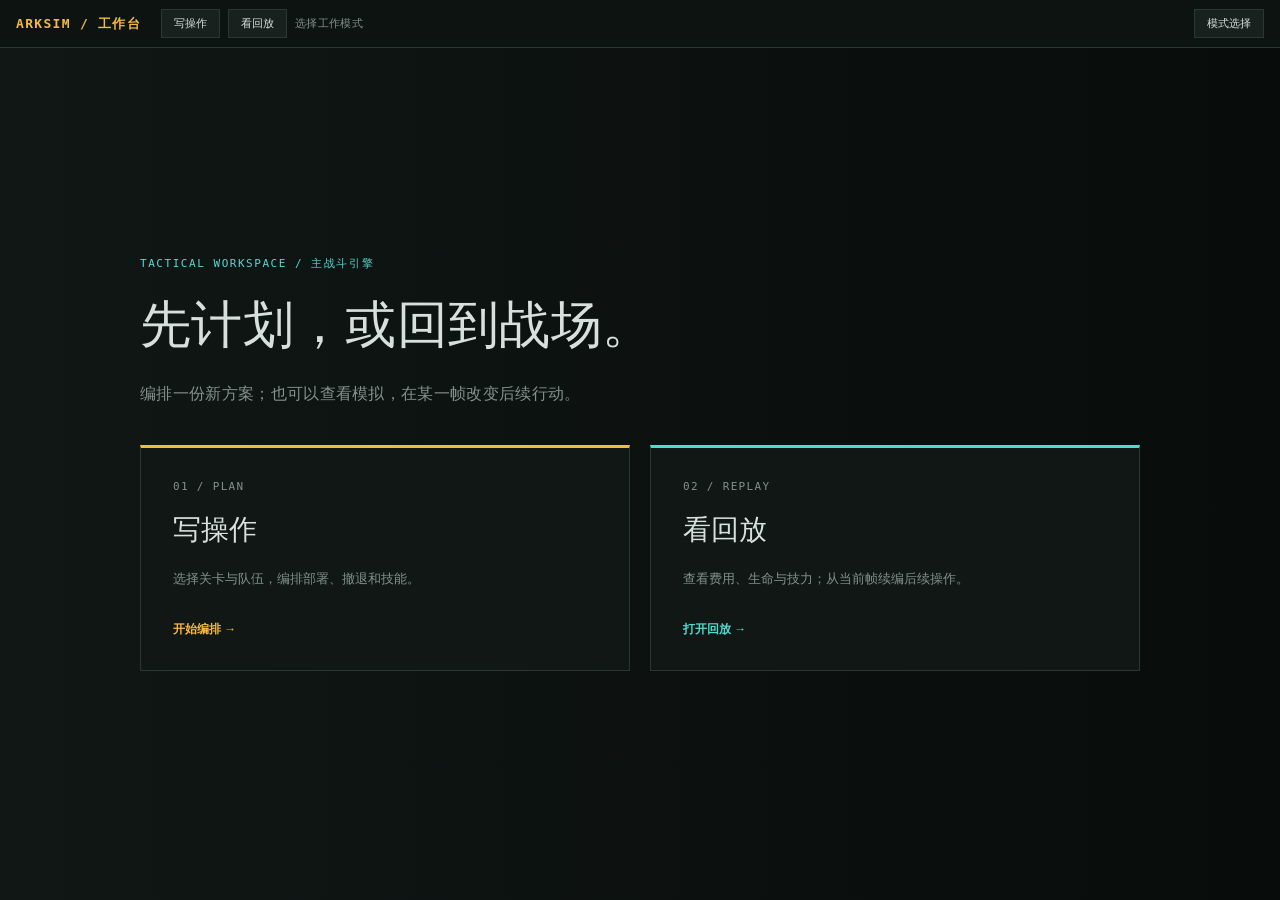
<file: viewer/index.html>
<!doctype html>
<html lang="zh-CN">
<head>
  <meta charset="utf-8">
  <meta name="viewport" content="width=device-width,initial-scale=1">
  <title>ARKSIM / 战术工作台</title>
  <style>
    :root {
      --ink: #d8e0dd;
      --muted: #83908c;
      --panel: #101715;
      --panel-2: #141d1a;
      --line: #2b3733;
      --black: #080c0b;
      --amber: #f4b942;
      --amber-dim: #7f6127;
      --cyan: #54d9d1;
      --red: #ff665e;
      --green: #8ecb64;
      --cell: 52px;
    }
    * { box-sizing: border-box; }
    html, body { width: 100%; height: 100%; }
    body {
      margin: 0;
      overflow: hidden;
      color: var(--ink);
      background: var(--black);
      font-family: "Bahnschrift", "Microsoft YaHei UI", sans-serif;
      letter-spacing: .02em;
    }
    body::before {
      content: "";
      position: fixed;
      inset: 0;
      pointer-events: none;
      opacity: .16;
      background-image:
        repeating-linear-gradient(0deg, transparent 0 3px, #cad6d105 3px 4px),
        radial-gradient(circle at 18% 0%, #f4b94216, transparent 32%);
      mix-blend-mode: screen;
    }
    button, select, input { font: inherit; }
    button, select {
      color: var(--ink);
      border: 1px solid var(--line);
      background: #18211e;
      min-height: 34px;
    }
    button { cursor: pointer; padding: 0 12px; }
    button:hover, button.active { border-color: var(--amber); color: var(--amber); }
    .exit-file-button { align-self: center; margin: 0 18px 0 10px; border-color: var(--amber-dim); }
    .data-loader {
      position: fixed;
      inset: 0;
      z-index: 10;
      display: grid;
      place-items: center;
      background: #080c0be8;
    }
    .data-loader[hidden] { display: none; }
    .data-loader-panel {
      width: min(440px, calc(100vw - 40px));
      padding: 28px;
      border: 1px solid var(--line);
      background: var(--panel);
    }
    .data-loader-panel h2 { margin: 0 0 12px; }
    .data-loader-panel p { color: var(--muted); line-height: 1.6; }
    .data-loader-panel input { max-width: 100%; }
    .data-loader-error { color: var(--red) !important; }
    select { padding: 0 34px 0 10px; }
    .app {
      position: fixed;
      inset: 0;
      width: auto;
      height: auto;
      min-width: 0;
      min-height: 0;
      overflow: hidden;
      display: grid;
      grid-template-rows: 62px minmax(0, 1fr) 94px;
    }
    header {
      min-width: 0;
      border-bottom: 1px solid var(--line);
      display: flex;
      align-items: stretch;
      background: #0d1311ee;
      z-index: 2;
    }
    .brand {
      width: 280px;
      display: flex;
      align-items: center;
      gap: 13px;
      padding: 0 20px;
      border-right: 1px solid var(--line);
    }
    .brand-mark {
      width: 31px;
      height: 31px;
      border: 2px solid var(--amber);
      transform: rotate(45deg);
      position: relative;
    }
    .brand-mark::after {
      content: "";
      position: absolute;
      inset: 6px;
      border: 1px solid var(--cyan);
    }
    .brand strong { display: block; font-size: 17px; letter-spacing: .18em; }
    .brand small { color: var(--muted); font-family: Consolas, monospace; }
    .header-stat {
      min-width: 116px;
      padding: 10px 16px 7px;
      border-right: 1px solid var(--line);
    }
    .header-stat span { display: block; color: var(--muted); font-size: 10px; text-transform: uppercase; letter-spacing: .16em; }
    .header-stat b { display: block; margin-top: 3px; font: 20px/1 Consolas, monospace; color: var(--amber); }
    .case-control { margin-left: auto; display: flex; align-items: center; gap: 10px; padding: 0 18px; }
    .case-control label { color: var(--muted); font-size: 11px; letter-spacing: .13em; }
    main {
      min-height: 0;
      display: grid;
      grid-template-columns: 250px minmax(0, 1fr) 320px;
    }
    .stage {
      min-width: 0;
      min-height: 0;
      overflow: hidden;
      display: grid;
      grid-template-rows: auto minmax(0, 1fr) auto;
      border-right: 1px solid var(--line);
      position: relative;
    }
    .map-wrap {
      min-height: 0;
      position: relative;
      background-color: #0b100e;
      background-image:
        linear-gradient(#18211e55 1px, transparent 1px),
        linear-gradient(90deg, #18211e55 1px, transparent 1px);
      background-size: 24px 24px;
    }
    #map { display: block; width: 100%; height: 100%; cursor: crosshair; }
    .map-legend {
      display: flex;
      gap: 6px;
      flex-wrap: wrap;
      padding: 12px 16px;
      border-bottom: 1px solid var(--line);
      background: #0d1311;
    }
    .chip {
      padding: 4px 7px;
      border: 1px solid #ffffff18;
      background: #090d0cce;
      color: var(--muted);
      font-size: 10px;
      font-family: Consolas, monospace;
    }
    .chip i { display: inline-block; width: 8px; height: 8px; margin-right: 6px; background: var(--dot); }
    .chip .circle { border-radius: 50%; }
    .chip .diamond { transform: rotate(45deg); }
    .chip .portal { border: 2px solid var(--dot); border-radius: 50%; background: transparent; }
    .chip .muzzle-cross { background: transparent; position: relative; }
    .chip .muzzle-cross::before, .chip .muzzle-cross::after { content: ''; position: absolute; background: var(--dot); }
    .chip .muzzle-cross::before { width: 10px; height: 2px; left: -1px; top: 3px; }
    .chip .muzzle-cross::after { width: 2px; height: 10px; left: 3px; top: -1px; }
    #muzzleLegend[hidden] { display: none; }
    .map-note {
      margin: 12px 0 0;
      color: var(--muted);
      font-size: 10px;
      line-height: 1.55;
    }
    .inspector {
      min-height: 0;
      overflow: auto;
      border-right: 1px solid var(--line);
      background: var(--panel);
    }
    .entity-card { padding: 20px 18px; }
    .eyebrow { color: var(--amber); font: 10px Consolas, monospace; letter-spacing: .16em; }
    .entity-card h2 { margin: 8px 0 0; font-size: 17px; font-weight: 600; overflow-wrap: anywhere; }
    .entity-grid { display: grid; gap: 12px; margin-top: 22px; font: 11px Consolas, monospace; color: var(--muted); }
    .entity-field { display: flex; justify-content: space-between; flex-wrap: wrap; align-items: baseline; gap: 3px 8px; min-width: 0; }
    .entity-grid b { color: var(--ink); font-weight: 400; overflow-wrap: anywhere; }
    .sp-panel { margin-top: 20px; padding-top: 16px; border-top: 1px solid var(--line); }
    .sp-label { display: flex; justify-content: space-between; gap: 8px; font-size: 11px; color: var(--muted); }
    .sp-label b { color: var(--cyan); font: 11px Consolas, monospace; }
    .sp-track { height: 7px; margin: 8px 0 14px; background: #28332e; overflow: hidden; }
    .sp-fill { height: 100%; background: var(--cyan); }
    .sp-track.slot .sp-fill { background: var(--amber); }
    .sp-help { color: var(--muted); font-size: 10px; line-height: 1.6; }
    .reserve { min-height: 108px; padding: 12px 16px; border-top: 1px solid var(--line); background: var(--panel); }
    .reserve-head { display: flex; justify-content: space-between; gap: 10px; align-items: baseline; font-size: 11px; }
    .reserve-head span { color: var(--muted); font-size: 10px; }
    .reserve-cards { display: flex; gap: 8px; overflow-x: auto; margin-top: 10px; padding-bottom: 2px; }
    .reserve-card { flex: 0 0 132px; min-height: 60px; padding: 9px 10px; text-align: left; }
    .reserve-card strong { display: block; font-size: 12px; }
    .reserve-card small { display: block; margin-top: 7px; color: var(--muted); font-size: 10px; }
    .reserve-empty { margin: 8px 0; color: var(--muted); font-size: 11px; }
    aside {
      min-height: 0;
      overflow: hidden;
      display: grid;
      grid-template-rows: auto auto minmax(0, 1fr);
      background: var(--panel-2);
    }
    .aside-head { padding: 16px 16px 12px; border-bottom: 1px solid var(--line); }
    .aside-head h2 { margin: 0 0 3px; font-size: 15px; letter-spacing: .1em; }
    .aside-head p { margin: 0; color: var(--muted); font-size: 11px; }
    .filters { display: flex; flex-wrap: wrap; gap: 5px; padding: 10px 12px; border-bottom: 1px solid var(--line); }
    .filters button { min-height: 27px; padding: 0 8px; font-size: 10px; }
    .events { overflow: auto; scrollbar-color: var(--amber-dim) #0d1311; }
    .event {
      display: grid;
      grid-template-columns: 56px 9px 1fr;
      gap: 8px;
      align-items: start;
      padding: 8px 12px;
      border-bottom: 1px solid #ffffff0a;
      cursor: pointer;
      font-size: 11px;
    }
    .event:hover, .event.now { background: #f4b9420b; }
    .event time { color: var(--muted); font-family: Consolas, monospace; }
    .event .dot { width: 7px; height: 7px; margin-top: 3px; border: 1px solid currentColor; transform: rotate(45deg); }
    .event strong { display: block; font-weight: 500; color: var(--ink); }
    .event small { display: block; color: var(--muted); margin-top: 2px; font-family: Consolas, monospace; }
    footer {
      min-width: 0;
      min-height: 0;
      display: grid;
      grid-template-columns: 360px minmax(0, 1fr) minmax(300px, 360px);
      border-top: 1px solid var(--line);
      background: #0d1311;
    }
    .transport { min-width: 0; display: flex; align-items: center; gap: 6px; padding: 0 14px; border-right: 1px solid var(--line); }
    .transport button { width: 38px; padding: 0; font-family: Consolas, monospace; }
    .speed { flex: 1 1 148px; width: auto; min-width: 132px; }
    .timeline { min-width: 0; padding: 12px 18px; display: grid; grid-template-rows: 24px 1fr; }
    .timeline-top { display: flex; justify-content: space-between; font: 11px Consolas, monospace; color: var(--muted); }
    .timeline-top b { color: var(--ink); }
    .track { position: relative; display: flex; align-items: center; }
    #markers { position: absolute; inset: 5px 0 auto; width: 100%; height: 15px; pointer-events: none; }
    #timeline { width: 100%; accent-color: var(--amber); position: relative; z-index: 2; }
    .toggles { min-width: 0; display: flex; align-items: center; gap: 8px; padding: 0 14px; border-left: 1px solid var(--line); }
    .toggles button { flex: 1; font-size: 10px; padding-inline: 5px; white-space: nowrap; }
    .toggles button:disabled { opacity: .4; cursor: default; border-color: var(--line); color: var(--muted); }
    @media (max-width: 1050px) {
      .entity-card { padding: 16px 14px; }
      main { grid-template-columns: 210px minmax(0, 1fr) 250px; }
      footer { grid-template-columns: 330px minmax(180px, 1fr) 300px; }
      .brand { width: 210px; padding-inline: 14px; }
      .header-stat { min-width: 96px; padding-inline: 10px; }
      .header-stat b { font-size: 17px; }
      .case-control { padding-inline: 8px; }
      .case-control label { display: none; }
      header > .header-stat:nth-of-type(4) { display: none; }
      .transport { padding-inline: 10px; gap: 4px; }
      .speed { min-width: 118px; font-size: 10px; }
      .toggles { gap: 4px; padding-inline: 9px; }
    }
  </style>
  <link rel="stylesheet" href="workspace.css">
</head>
<body>
  <nav class="workspace-bar" aria-label="工作模式"><a class="workspace-logo" href="index.html">ARKSIM / 工作台</a><button id="writeMode">写操作</button><button id="replayMode">看回放</button><span id="workspaceHint">选择工作模式</span><button id="branchMode" hidden>从当前帧续编</button><button id="cancelBranch" hidden>返回原回放</button><button id="mobileUnit" class="mobile-panel-button" aria-pressed="false">详情</button><button id="mobileEvents" class="mobile-panel-button" aria-pressed="false">事件</button><button id="homeMode">模式选择</button></nav>
  <section id="modePicker" class="mode-picker" aria-label="选择工作模式"><div class="mode-intro"><span>TACTICAL WORKSPACE / 主战斗引擎</span><h1>先计划，或回到战场。</h1><p>编排一份新方案；也可以查看模拟，在某一帧改变后续行动。</p></div><div class="mode-cards"><button id="pickWrite"><small>01 / PLAN</small><strong>写操作</strong><span>选择关卡与队伍，编排部署、撤退和技能。</span><b>开始编排 →</b></button><button id="pickReplay"><small>02 / REPLAY</small><strong>看回放</strong><span>查看费用、生命与技力；从当前帧续编后续操作。</span><b>打开回放 →</b></button></div><p id="workspaceMessage" role="status"></p></section>
  <iframe id="plannerPane" title="操作编排" hidden></iframe>
  <div class="app">
    <header>
      <div class="brand"><div class="brand-mark"></div><div><strong>ARKSIM</strong><small id="stageLabel">TACTICAL REPLAY</small></div></div>
      <div class="header-stat"><span>战斗时刻</span><b id="clock">000.000</b></div>
      <div class="header-stat"><span>生命 / 费用</span><b><i id="life">—</i> / <i id="dp">—</i></b></div>
      <div class="header-stat"><span>击杀 / 生成</span><b><i id="killed">0</i> / <i id="spawned">0</i></b></div>
      <div class="case-control"><label for="caseSelect">模拟方案</label><select id="caseSelect"></select></div>
      <button id="closeDataBtn" class="exit-file-button" type="button" hidden>退出当前文件</button>
    </header>

    <main>
      <section class="inspector" aria-label="选中单位状态">
        <div class="entity-card">
          <div class="eyebrow">SELECTED ENTITY / 单位状态</div>
          <h2 id="entityName">未选择实体</h2>
          <div class="entity-grid" id="entityGrid"></div>
          <div id="spPanel"></div>
          <p class="map-note" id="mapNote">点击地图单位或待部署卡片查看状态。按 Space 播放，←/→ 逐帧。</p>
        </div>
      </section>
      <section class="stage">
        <div class="map-legend" id="mapLegend" aria-label="地图图例"></div>
        <div class="map-wrap">
          <canvas id="map"></canvas>
        </div>
        <div class="reserve" aria-label="待部署区">
          <div class="reserve-head"><b>待部署区</b><span>点击卡片查看 · 回放只读</span></div>
          <div class="reserve-cards" id="reserveCards"></div>
        </div>
      </section>

      <aside id="replayEvents">
        <div class="aside-head"><h2>事件流</h2><p>事件按战斗时间排列，点击可跳转。</p></div>
        <div class="filters" id="filters"></div>
        <div class="events" id="events"></div>
      </aside>
      <section id="branchPanel" hidden><div class="branch-head"><strong id="branchTitle">从当前帧续编</strong><p>地图保持切入时的模拟状态。点击格子选部署位置，点击干员选操作对象。</p></div><iframe id="branchPane" title="回放续编操作"></iframe></section>
    </main>

    <footer>
      <div class="transport">
        <button id="reset" title="回到开始">|◀</button>
        <button id="stepBack" title="上一帧">◀</button>
        <button id="play" title="播放/暂停">▶</button>
        <button id="stepNext" title="下一帧">▶|</button>
        <select id="speed" class="speed" aria-label="回放速度"><option value="0.5">0.5× · 15 帧/秒</option><option value="1" selected>1× · 30 帧/秒</option><option value="2">2× · 60 帧/秒</option><option value="3">3× · 90 帧/秒</option><option value="4">4× · 120 帧/秒</option><option value="8">8× · 240 帧/秒</option></select>
      </div>
      <div class="timeline">
        <div class="timeline-top"><span>FRAME <b id="frameIndex">0</b></span><span id="statusLine">READY</span><span>END <b id="endTime">0.0</b>s</span></div>
        <div class="track"><canvas id="markers"></canvas><input id="timeline" type="range" min="0" value="0"></div>
      </div>
      <div class="toggles"><button id="togglePath" class="active">目标路径 P</button><button id="toggleRange" class="active">攻击范围 R</button><button id="toggleIds" class="active">实体编号 I</button><button id="toggleMuzzle" aria-pressed="false" title="显示敌方出手挂点，快捷键 M">出手挂点 M</button></div>
    </footer>
  </div>

  <div id="dataLoader" class="data-loader" hidden>
    <div class="data-loader-panel">
      <h2>打开回放数据</h2>
      <p>选择本地回放 JSON。离线也可查看；续编需要本地服务。文件仅在本机处理。</p>
      <input id="dataFile" type="file" accept=".json,application/json" aria-label="选择回放数据文件">
      <p id="dataLoaderStatus" role="status"></p>
    </div>
  </div>
  <section id="branchSetup" class="data-loader" hidden><div class="data-loader-panel"><h2>从这一帧继续编排</h2><p id="branchMessage">正在读取原方案…</p><label id="branchProjectLabel" hidden>补选原完整方案 project.json<input id="branchProjectFile" type="file" accept=".json,application/json"></label><button id="closeBranchSetup">返回回放</button></div></section>

  <script>
    const EMBEDDED_DATA = null;
    function startReplay(DATA) {
    const COLORS = {
      ink:'#d8e0dd', muted:'#83908c', amber:'#f4b942', cyan:'#54d9d1', red:'#ff665e', green:'#8ecb64',
      elite:'#f49b58', boss:'#e783c6', portal:'#a88ee8'
    };
    // Keep the legend and map rendering on the same palette.
    const legendItems = [
      ['蓝门', COLORS.cyan, ''], ['红门', COLORS.red, ''],
      ['干员', COLORS.amber, 'diamond'], ['普通敌人', COLORS.red, 'circle'],
      ['精英敌人', COLORS.elite, 'circle'], ['领袖敌人', COLORS.boss, 'circle'],
      ['传送门', COLORS.portal, 'portal']
    ];
    const state = { caseIndex:0, frameIndex:0, playheadTime:0, playing:false, speed:1, selected:{type:'operator',id:null}, filters:new Set(['major']), path:true, range:true, ids:true, muzzle:false, lastStamp:0 };
    let disposed=false, animationRequest=0, branchSelection=null;
    const el = id => document.getElementById(id);
    const canvas = el('map'), ctx = canvas.getContext('2d');
    const markerCanvas = el('markers'), markerCtx = markerCanvas.getContext('2d');
    const eventGroups = {
      major:['deploy','skill_cast','skill_active','skill_end','mode_change','form_change','operator_death','enemy_death','leak','life_change','retreat','operation','wave_ready','wave_timeout'],
      operations:['operation','mode_change','form_change','wave_ready','wave_timeout'],
      damage:['enemy_damage','operator_damage','projectile_launch','projectile_end'],
      movement:['spawn','block','unblock','disappear','appear']
    };
    const escapeText = value => String(value).replace(/[&<>\"']/g, c => ({'&':'&amp;','<':'&lt;','>':'&gt;','\"':'&quot;',"'":'&#39;'}[c]));
    const hiddenEventKinds = new Set(['highland_trigger', 'highland_effect']);
    const eventColor = kind => kind.includes('damage') || kind.includes('death') || kind==='leak' ? COLORS.red : kind.includes('skill') ? COLORS.amber : kind==='spawn' || kind==='appear' ? COLORS.green : COLORS.cyan;
    const enemyColor = enemy => enemy.levelType==='BOSS' ? COLORS.boss : enemy.levelType==='ELITE' ? COLORS.elite : enemy.levelType==='NORMAL' ? COLORS.red : COLORS.muted;
    const enemyCategory = enemy => ({NORMAL:'普通敌人', ELITE:'精英敌人', BOSS:'领袖敌人'}[enemy.levelType] || '类型未记录');
    const currentCase = () => DATA.cases[state.caseIndex];
    function currentFrame(){return currentCase().frames[state.frameIndex];}
    function playbackEndIndex(){return currentCase().frames.length-1;}
    const fmt = value => Number(value).toFixed(2).replace(/\.00$/,'');
    function resizeCanvas(target, context) {
      const rect = target.getBoundingClientRect(), ratio = window.devicePixelRatio || 1;
      target.width = Math.max(1, Math.round(rect.width * ratio)); target.height = Math.max(1, Math.round(rect.height * ratio));
      context.setTransform(ratio,0,0,ratio,0,0); return rect;
    }
    function geometry(target=canvas) {
      const rect = target.getBoundingClientRect(), map = DATA.map;
      const cell = Math.min((rect.width-54)/map.width,(rect.height-54)/map.height);
      return {cell, ox:(rect.width-map.width*cell)/2, oy:(rect.height-map.height*cell)/2, h:map.height};
    }
    function xy(r,c,g){ return [g.ox+(c+.5)*g.cell,g.oy+(g.h-r-.5)*g.cell]; }
    const hasMuzzle = entity => Number.isFinite(entity.muzzle?.r) && Number.isFinite(entity.muzzle?.c);
    function drawMuzzles(frame, g) {
      if (!state.muzzle) return;
      ctx.save();
      const units=[...frame.enemies.map(unit=>({unit,type:'enemy'})),...frame.operators.map(unit=>({unit,type:'operator'}))];
      for (const {unit:enemy,type} of units) {
        if (enemy.hidden || enemy.dead || !hasMuzzle(enemy)) continue;
        const selected=state.selected.type===type && state.selected.id===enemy.id;
        const [x,y]=xy(enemy.r,enemy.c,g), [mx,my]=xy(enemy.muzzle.r,enemy.muzzle.c,g);
        const size=Math.max(4,Math.min(7,g.cell*.09));
        ctx.strokeStyle=COLORS.cyan;ctx.globalAlpha=selected?1:.6;ctx.lineWidth=selected?1.5:1;
        ctx.setLineDash([3,3]);ctx.beginPath();ctx.moveTo(x,y);ctx.lineTo(mx,my);ctx.stroke();ctx.setLineDash([]);
        ctx.globalAlpha=1;
        ctx.fillStyle='#07100f';ctx.beginPath();ctx.arc(mx,my,size*.7,0,Math.PI*2);ctx.fill();
        ctx.beginPath();ctx.moveTo(mx-size,my);ctx.lineTo(mx+size,my);ctx.moveTo(mx,my-size);ctx.lineTo(mx,my+size);
        ctx.strokeStyle='#07100f';ctx.lineWidth=4;ctx.stroke();ctx.strokeStyle=COLORS.cyan;ctx.lineWidth=1.5;ctx.stroke();
        if(selected){ctx.strokeStyle=COLORS.cyan;ctx.lineWidth=1;ctx.beginPath();ctx.arc(mx,my,size+3,0,Math.PI*2);ctx.stroke();ctx.fillStyle=COLORS.cyan;ctx.font='10px Consolas';ctx.textAlign='left';ctx.fillText(`M#${enemy.id}`,mx+size+5,my-5);}
      }
      ctx.restore();
    }
    function tileStyle(tile) {
      if(tile.key==='tile_end') return ['#113d3c',COLORS.cyan];
      if(tile.key==='tile_start') return ['#3a1e1d',COLORS.red];
      if(['tile_telin','tile_telout'].includes(tile.key)) return ['#241c36',COLORS.portal];
      if(tile.height==='HIGHLAND' && tile.build==='RANGED') return ['#352f22','#766335'];
      if(tile.pass==='FLY_ONLY') return ['#0a0e0d','#202925'];
      if(tile.key==='tile_road') return ['#202b27','#3b4944'];
      return ['#18211e','#303d38'];
    }
    function drawMap() {
      const rect=resizeCanvas(canvas,ctx), g=geometry(), frame=currentFrame(), map=DATA.map;
      ctx.clearRect(0,0,rect.width,rect.height);
      if (rect.width <= 54 || rect.height <= 54) return;
      for(let r=0;r<map.height;r++) for(let c=0;c<map.width;c++){
        const tile=map.cells[r][c], [fill,stroke]=tileStyle(tile), x=g.ox+c*g.cell, y=g.oy+(map.height-r-1)*g.cell;
        ctx.fillStyle=fill; ctx.fillRect(x+1,y+1,g.cell-2,g.cell-2); ctx.strokeStyle=stroke; ctx.lineWidth=1; ctx.strokeRect(x+1.5,y+1.5,g.cell-3,g.cell-3);
        if(frame.vecBreak?.pollutedTiles.some(tile=>tile[0]===r&&tile[1]===c)){
          ctx.fillStyle='#b0527a66';ctx.fillRect(x+2,y+2,g.cell-4,g.cell-4);
          ctx.fillStyle='#f2b6d1';ctx.font=`${Math.max(9,g.cell*.17)}px sans-serif`;ctx.fillText('躁乱',x+5,y+g.cell-6);
        }
        if(tile.height==='HIGHLAND' && tile.build==='RANGED'){
          ctx.strokeStyle='#f4b94222'; ctx.beginPath(); ctx.moveTo(x+5,y+g.cell-5); ctx.lineTo(x+g.cell-5,y+5); ctx.stroke();
        }
        if(tile.key==='tile_end'){ctx.fillStyle=COLORS.cyan;ctx.font=`600 ${Math.max(10,g.cell*.2)}px Consolas`;ctx.textAlign='center';ctx.fillText('BLUE',x+g.cell/2,y+g.cell*.57);}
        if(tile.key==='tile_start'){ctx.fillStyle=COLORS.red;ctx.font=`600 ${Math.max(10,g.cell*.2)}px Consolas`;ctx.textAlign='center';ctx.fillText('RED',x+g.cell/2,y+g.cell*.57);}
        if(['tile_telin','tile_telout'].includes(tile.key)){
          ctx.strokeStyle=COLORS.portal;ctx.lineWidth=2;ctx.beginPath();ctx.ellipse(x+g.cell/2,y+g.cell*.42,g.cell*.15,g.cell*.21,0,0,Math.PI*2);ctx.stroke();
          ctx.fillStyle=COLORS.portal;ctx.font=`600 ${Math.max(9,g.cell*.16)}px Consolas`;ctx.textAlign='center';ctx.fillText(tile.key==='tile_telin'?'IN':'OUT',x+g.cell/2,y+g.cell*.83);
        }
        if(branchSelection?.action==='DEPLOY'&&branchSelection.allowed?.some(cell=>cell[0]===r&&cell[1]===c)){ctx.strokeStyle=COLORS.cyan+'77';ctx.lineWidth=1;ctx.strokeRect(x+3,y+3,g.cell-6,g.cell-6);}
      }
      const op=frame.operators.find(x=>state.selected.type==='operator'&&x.id===state.selected.id)||frame.operators[0];
      for(const unit of frame.operators){if(unit.dead)continue;for(const [r,c,layers] of unit.skillState?.snow||[]){const x=g.ox+c*g.cell,y=g.oy+(map.height-r-1)*g.cell;ctx.fillStyle=layers>=5?'#abdbed66':'#d7e9ee33';ctx.fillRect(x+3,y+3,g.cell-6,g.cell-6);}}
      if(op && state.range){ctx.fillStyle='#54d9d122';ctx.strokeStyle='#54d9d177';for(const [r,c] of op.range){const x=g.ox+c*g.cell,y=g.oy+(map.height-r-1)*g.cell;ctx.fillRect(x+2,y+2,g.cell-4,g.cell-4);ctx.strokeRect(x+2.5,y+2.5,g.cell-5,g.cell-5);}}
      const selectedEnemy = state.selected.type==='enemy' ? frame.enemies.find(e=>e.id===state.selected.id) : null;
      if(selectedEnemy && state.path && selectedEnemy.route>=0){
        const route=currentCase().routes[selectedEnemy.route]; ctx.strokeStyle='#f4b94299';ctx.lineWidth=2;ctx.setLineDash([6,5]);ctx.beginPath();
        let [x,y]=xy(selectedEnemy.r,selectedEnemy.c,g);ctx.moveTo(x,y);
        for(let i=selectedEnemy.routePoint+1;i<route.length;i++){const p=route[i];if(['WAIT_FOR_SECONDS','WAIT_CURRENT_WAVE_TIME','DISAPPEAR'].includes(p.kind))continue;[x,y]=xy(p.r,p.c,g);ctx.lineTo(x,y);}ctx.stroke();ctx.setLineDash([]);
      }
      for(const enemy of frame.enemies){if(enemy.hidden)continue;const [x,y]=xy(enemy.r,enemy.c,g),color=enemyColor(enemy),radius=Math.max(5,g.cell*.135);ctx.fillStyle='#07100fdd';ctx.strokeStyle=color;ctx.lineWidth=enemy.taunt?3:1.5;ctx.beginPath();ctx.arc(x,y,radius,0,Math.PI*2);ctx.fill();ctx.stroke();const ratio=Math.max(0,enemy.hp/enemy.max);ctx.strokeStyle=ratio>.5?COLORS.green:ratio>.2?COLORS.amber:COLORS.red;ctx.lineWidth=2;ctx.beginPath();ctx.arc(x,y,radius+3,-Math.PI/2,-Math.PI/2+Math.PI*2*ratio);ctx.stroke();if(state.ids){ctx.fillStyle=COLORS.ink;ctx.font='9px Consolas';ctx.textAlign='center';ctx.fillText(enemy.id,x,y+3);}if(state.selected.type==='enemy'&&state.selected.id===enemy.id){ctx.strokeStyle='#fff';ctx.lineWidth=1;ctx.strokeRect(x-radius-7,y-radius-7,(radius+7)*2,(radius+7)*2);}}
      for(const projectile of frame.projectiles||[]){const [x,y0]=xy(projectile.r,projectile.c,g),y=y0-projectile.arc*g.cell*.55,color=projectile.side==='ENEMY'?COLORS.red:COLORS.cyan,radius=Math.max(2.5,g.cell*.045);if(projectile.arc){ctx.fillStyle='#0008';ctx.beginPath();ctx.ellipse(x,y0,g.cell*.055,g.cell*.025,0,0,Math.PI*2);ctx.fill();}ctx.shadowColor=color;ctx.shadowBlur=8;ctx.fillStyle=color;ctx.beginPath();ctx.arc(x,y,radius,0,Math.PI*2);ctx.fill();ctx.shadowBlur=0;}
      for(const op of frame.operators){const [x,y]=xy(op.r,op.c,g),s=Math.max(9,g.cell*.18);ctx.save();ctx.translate(x,y);ctx.rotate(Math.PI/4);ctx.fillStyle=op.dead?'#4b4030':COLORS.amber;ctx.strokeStyle='#fff2';ctx.fillRect(-s,-s,s*2,s*2);ctx.strokeRect(-s,-s,s*2,s*2);ctx.restore();const hp=Math.max(0,op.hp/op.max);ctx.fillStyle='#101715';ctx.fillRect(x-g.cell*.3,y+s+7,g.cell*.6,4);ctx.fillStyle=hp>.5?COLORS.green:hp>.2?COLORS.amber:COLORS.red;ctx.fillRect(x-g.cell*.3,y+s+7,g.cell*.6*hp,4);if((op.minusHp??0)>0&&op.minusHpMax>0){ctx.fillStyle='#802e43';ctx.fillRect(x-g.cell*.3,y+s+7,g.cell*.6*Math.min(1,op.minusHp/op.minusHpMax),4);}ctx.fillStyle=COLORS.ink;ctx.font='10px Consolas';ctx.textAlign='center';ctx.fillText(op.starting?'SKILL / BEGIN':op.active?'SKILL / ACTIVE':`SP ${fmt(op.sp)}`,x,y-s-8);}
      const nearEvents=currentCase().events.filter(e=>!hiddenEventKinds.has(e.kind) && Math.abs(e.t-frame.t)<.18 && (e.r!==undefined));
      for(const event of nearEvents){const [x,y]=xy(event.r,event.c,g);ctx.strokeStyle=eventColor(event.kind);ctx.lineWidth=2;ctx.globalAlpha=.75;ctx.beginPath();ctx.arc(x,y,g.cell*.27,0,Math.PI*2);ctx.stroke();ctx.globalAlpha=1;}
      drawMuzzles(frame,g);
      if(branchSelection?.tile){const [r,c]=branchSelection.tile,[x,y]=xy(r,c,g);ctx.strokeStyle=COLORS.cyan;ctx.lineWidth=3;ctx.strokeRect(x-g.cell/2+3,y-g.cell/2+3,g.cell-6,g.cell-6);ctx.fillStyle=COLORS.cyan;ctx.font='bold 20px Consolas';ctx.textAlign='center';ctx.fillText(['→','↓','←','↑'][branchSelection.facing||0],x,y+6);}
    }
    function eventLabel(event){
      if(event.kind==='form_change')return [event.event==='ALL_OUT_ATTACK'?'总攻击':'形态变化',`#${event.target} / ${formName(event.form)} / f${event.frame}`];
      if(event.kind==='operation'){
        const actions={DEPLOY:'部署',RETREAT:'撤退',SKILL:'开技能',SKILL_END:'主动结束',SWITCH_MODE:'切换模式'},statuses={succeeded:'成功',waiting:'等待',failed:'失败',unfinished:'未完成',not_executed:'未执行'};
        const name=currentCase().roster?.find(item=>item.char===event.char)?.name||event.char||'';
        const d=event.details||{},parts=[`第 ${event.index} 条 · ${name} · ${event.message||event.reason||''}`];
        if(d.cost!==undefined)parts.push(`费用 ${fmt(d.available_cost)} / ${fmt(d.cost)}`);
        if(d.occupied_slots!==undefined)parts.push(`席位 ${d.occupied_slots} / ${d.slot_limit}`);
        if(d.required_sp!==undefined)parts.push(`技力 ${fmt(d.sp)} / ${fmt(d.required_sp)}`);
        if(d.redeploy_ready_at>event.t)parts.push(`冷却至 ${fmt(d.redeploy_ready_at)} 秒`);
        if(d.blocking_operation)parts.push(`前置操作 ${d.blocking_operation}`);
        if(d.target_mode!==undefined)parts.push(`模式 ${d.mode_before} → ${d.target_mode}${d.unchanged?'（已处于目标模式）':''}`);
        return [`${actions[event.action]||event.action} · ${statuses[event.status]||event.status}`,parts.join(' / ')];
      }
      if(event.kind==='wave_ready')return ['波次放行',`第 ${event.wave} 波 · 开始时间 ${fmt(event.startTime)} 秒`];
      if(event.kind==='wave_timeout')return ['波次等待超时',`第 ${event.wave} 波 · 跳过分段 ${(event.skippedFragments||[]).join('、')||'无'}`];
      if(event.kind==='mode_change')return ['模式切换',`#${event.target} / ${event.mode===0?'初始状态':'技能状态'}`];
      if(event.kind==='skill_end'&&event.reason==='MANUAL_END')return ['主动结束技能',`#${event.target}`];
      const labels={spawn:'敌人生成',deploy:'干员部署',retreat:'干员撤退',enemy_damage:'敌方受伤',operator_damage:'干员受伤',projectile_launch:'弹体发射',projectile_end:'弹体抵达/失效',block:'开始阻挡',unblock:'解除阻挡',skill_cast:'技能起动',skill_active:'技能生效',skill_end:'技能结束',enemy_death:'敌人击杀',operator_death:'干员倒下',leak:'敌人进门',life_change:'生命变化',disappear:'敌人消失',appear:'敌人出现'};
      let detail=`#${event.target??'—'}`;if(event.amount!==undefined)detail+=` / ${fmt(event.amount)} DMG`;if(event.cast)detail+=` / 第 ${event.cast} 次`;if(event.life!==undefined)detail+=` / LIFE ${event.life}`;if(event.tile)detail+=` / (${event.tile.join(',')})`;return [labels[event.kind]||event.kind,detail];
    }
    function activeKinds(){if(state.filters.has('all'))return null;const result=new Set();for(const group of state.filters)for(const kind of eventGroups[group]||[])result.add(kind);return result;}
    function renderEvents(){const box=el('events'),frame=currentFrame(),allowed=activeKinds();const filtered=currentCase().events.filter(e=>!hiddenEventKinds.has(e.kind)&&(!allowed||allowed.has(e.kind)));let nearest=filtered.findIndex(e=>e.t>=frame.t);if(nearest<0)nearest=filtered.length-1;const start=Math.max(0,nearest-70),slice=filtered.slice(start,start+150);box.innerHTML=slice.map(event=>{const [title,detail]=eventLabel(event);return `<div class="event ${Math.abs(event.t-frame.t)<.04?'now':''}" data-time="${event.t}" style="color:${eventColor(event.kind)}"><time>${event.t.toFixed(2)}</time><i class="dot"></i><div><strong>${escapeText(title)}</strong><small>${escapeText(detail)}</small></div></div>`}).join('');box.querySelectorAll('.event').forEach(node=>node.onclick=()=>seekTime(Number(node.dataset.time)));const now=box.querySelector('.now');if(now)now.scrollIntoView({block:'center'});}
    const attributeText = (value, suffix='') => Number.isFinite(value) ? `${fmt(value)}${suffix}` : '—';
    const formName = form => ({BODY:'本体',THANATOS:'塔纳托斯',ORPHEUS:'俄耳甫斯',TRANSITION:'切换中',ALL_OUT:'总攻击'}[form]||form);
    const reserveLabel = card => card.status==='cooldown' ? `冷却 ${Number(card.remaining).toFixed(1)}s` : card.status==='cost' ? '费用不足' : '待部署';
    function renderReserve(){
      const cards=currentFrame().reserve;
      const box=el('reserveCards');
      if(!cards){box.innerHTML='<p class="reserve-empty">此回放未记录待部署信息</p>';return;}
      box.innerHTML=cards.length ? cards.map(card=>{
        const profile=currentCase().roster?.find(item=>item.profile===card.profile&&item.char===card.char);
        const selected=state.selected.type==='reserve'&&state.selected.id===card.char;
        return `<button class="reserve-card ${selected?'active':''}" data-char="${card.char}"><strong>${profile?.name||card.char}</strong><small>费用 ${Number(card.cost).toFixed(2)} · ${reserveLabel(card)}</small></button>`;
      }).join('') : '<p class="reserve-empty">当前没有待部署干员</p>';
      box.querySelectorAll('button').forEach(button=>button.onclick=()=>{state.selected={type:'reserve',id:button.dataset.char};render();window.workspaceSelectUnit?.(button.dataset.char);window.workspaceInspect?.();});
    }
    function renderSp(entity){
      const total=entity.spMax>0?Math.max(0,Math.min(1,entity.sp/entity.spMax)):0;
      const slot=Number.isFinite(entity.spSlot)?Math.max(0,Math.min(1,entity.spSlot)):null;
      const description=entity.spSlotMode==='periodic'?'满槽 +1 SP':entity.spSlotMode==='continuous'?'连续恢复的小数进度':'非自然恢复';
      const stateLabel=entity.spSlotPaused?'暂停':'恢复中';
      el('spPanel').innerHTML=`<div class="sp-panel">
        <div class="sp-label"><span>技力 SP</span><b>${fmt(entity.sp)} / ${fmt(entity.spMax)}</b></div>
        <div class="sp-track" role="progressbar" aria-label="技能技力" aria-valuemin="0" aria-valuemax="${entity.spMax}" aria-valuenow="${entity.sp}"><div class="sp-fill" style="width:${total*100}%"></div></div>
        <div class="sp-label"><span>技力槽</span><b>${slot===null?'未记录':`${(slot*100).toFixed(1)}%`}</b></div>
        <div class="sp-track slot" role="progressbar" aria-label="下一点技力积累" aria-valuemin="0" aria-valuemax="1" ${slot===null?'':`aria-valuenow="${slot}"`}><div class="sp-fill" style="width:${(slot??0)*100}%"></div></div>
        <div class="sp-help">${slot===null?'没有可显示的自然恢复进度':`${description} · ${stateLabel}`}</div>
      </div>`;
    }
    function renderInspector(){
      const frame=currentFrame();
      let entity=null, rows=[];
      el('spPanel').innerHTML='';
      if(state.selected.type==='reserve'){
        const card=frame.reserve?.find(item=>item.char===state.selected.id);
        if(!card){
          const deployed=frame.operators.find(op=>op.char===state.selected.id&&!op.dead);
          if(deployed){state.selected={type:'operator',id:deployed.id};renderInspector();return;}
        }else{
          entity=currentCase().roster?.find(item=>item.profile===card.profile&&item.char===card.char);
          const attrs=entity?.attributes||{};
          rows=[['状态',reserveLabel(card)],['部署费用',Number(card.cost).toFixed(2)],['生命上限',attributeText(attrs.maxHp)],['攻击力',attributeText(attrs.atk)],['防御力',attributeText(attrs.def)],['法术抗性',attributeText(attrs.res)],['攻击间隔',attributeText(attrs.attackInterval,' s')],['阻挡上限',attributeText(attrs.blockCapacity)]];
        }
      }else if(state.selected.type==='operator'){
        entity=frame.operators.find(op=>op.id===state.selected.id)||frame.operators[0];
        if(entity){
          const attrs=entity.attributes||{};
          rows=[['ID',entity.id],['坐标',`${entity.r}, ${entity.c}`],['HP',`${fmt(entity.hp)} / ${fmt(entity.max)}`],['攻击力',attributeText(attrs.atk)],['防御力',attributeText(attrs.def)],['法术抗性',attributeText(attrs.res)],['攻击间隔',attributeText(attrs.attackInterval,' s')],['阻挡',`${entity.blocked} / ${attributeText(attrs.blockCapacity)}`],['技能',entity.starting?'开启动画':entity.active?'生效中':'未开启'],['已用技能',`${entity.casts} 次`],['状态',entity.dead?'倒下':'在场']];
          if((entity.minusHpMax??0)>0)rows.splice(3,0,['负生命',`${fmt(entity.minusHp??0)} / ${fmt(entity.minusHpMax)}`]);
          rows.push(['出手挂点',hasMuzzle(entity)?`${entity.muzzle.r.toFixed(4)}, ${entity.muzzle.c.toFixed(4)}`:'未记录']);
          renderSp(entity);
          if(entity.form)rows.push(['形态',formName(entity.form)]);
          if(entity.skillState?.coins!==null&&entity.skillState?.coins!==undefined)rows.push(['金币',entity.skillState.coins]);
          if(entity.skillState?.notes!==null&&entity.skillState?.notes!==undefined)rows.push(['音符',entity.skillState.notes],['Fever',entity.skillState.feverActive?'生效中':`${entity.skillState.fever} / 450`]);
          if(entity.skillState?.anchorReady!==null&&entity.skillState?.anchorReady!==undefined)rows.push(['战术锚点',entity.skillState.anchorReady?'可部署':'未就绪']);
          if(entity.canSwitchMode)rows.push(['技能模式',entity.skillMode===0?'初始状态':'技能状态']);
          if(entity.canEndSkill)rows.push(['主动结束',entity.active?'支持':'技能未开启']);
        }
      }else{
        entity=frame.enemies.find(enemy=>enemy.id===state.selected.id);
        if(entity)rows=[['ID',entity.id],['类型',enemyCategory(entity)],['HP',`${fmt(entity.hp)} / ${fmt(entity.max)}`],['坐标',`${entity.r}, ${entity.c}`],['路线',`${entity.route}:${entity.routePoint}`],['阻挡者',entity.blocked??'—'],['稳定阻挡点',entity.blockStable?entity.blockStable.join(', '):'—'],['偏移剩余',entity.blockShift?`${fmt(entity.blockShift)} s`:'—'],['嘲讽',entity.taunt],['状态',entity.hidden?'消失':'可见']];
        if(entity)rows.push(['出手挂点',hasMuzzle(entity)?`${entity.muzzle.r.toFixed(4)}, ${entity.muzzle.c.toFixed(4)}`:'未记录']);
        if(entity?.vecPhase!==undefined)rows.push(['Touch 阶段',entity.vecPhase===0?'重生中':entity.vecPhase],['减伤层数',entity.shieldStacks]);
      }
      if((entity?.extraHpMax??0)>0)rows.push(['额外生命',`${fmt(entity.extraHp??0)} / ${fmt(entity.extraHpMax)}`]);
      if(state.selected.type==='enemy'&&(entity?.minusHpMax??0)>0)rows.push(['负生命',`${fmt(entity.minusHp??0)} / ${fmt(entity.minusHpMax)}`]);
      el('entityName').textContent=entity?.name||entity?.key||entity?.char||'未选择实体';
      el('entityGrid').innerHTML=entity?rows.map(([label,value])=>`<div class="entity-field"><span>${label}</span><b>${value}</b></div>`).join(''):'<span>点击地图单位或待部署卡片</span>';
    }
    function renderHeader(){
      const frame=currentFrame(), c=currentCase(), logicFps=30*state.speed;
      el('clock').textContent=frame.t.toFixed(3).padStart(7,'0');
      el('life').textContent=frame.life;
      el('dp').textContent=Number(frame.dpDisplay??frame.dp).toFixed(2);
      el('dp').title=`可用整数费用 ${frame.dp}；小数部分为自然恢复进度`;
      el('killed').textContent=frame.killed;
      el('spawned').textContent=frame.spawned;
      el('frameIndex').textContent=`f${frame.fixedFrame??Math.round(frame.t*30)} / f${c.frames.at(-1).fixedFrame??Math.round(c.frames.at(-1).t*30)}`;
      const status=state.playing?'PLAY':state.frameIndex<c.frames.length-1?'PAUSED':c.result.win?'ALL CLEAR':'FINISHED / FAILED';
      el('statusLine').textContent=`${status} · ${state.speed}× · ${logicFps} 帧/秒${frame.vecBreak?` · 战备补给 ${frame.vecBreak.selectedBattleBuffs.length} 项`:''}`;
      el('timeline').value=state.frameIndex;
    }
    function drawMarkers(){const rect=resizeCanvas(markerCanvas,markerCtx),end=currentCase().frames.at(-1).t;markerCtx.clearRect(0,0,rect.width,rect.height);for(const event of currentCase().events){if(!['deploy','skill_cast','operator_death','leak'].includes(event.kind))continue;const x=end>0?event.t/end*rect.width:0;markerCtx.strokeStyle=eventColor(event.kind);markerCtx.beginPath();markerCtx.moveTo(x,2);markerCtx.lineTo(x,13);markerCtx.stroke();}}
    function render(all=true){renderHeader();drawMap();renderInspector();renderReserve();if(all)renderEvents();}
    function setFrame(index,all=true){const range=[0,currentCase().frames.length-1];state.frameIndex=Math.max(range[0],Math.min(index,range[1]));state.playheadTime=currentCase().frames[state.frameIndex].t;render(all);}
    function frameIndexAt(time){const frames=currentCase().frames;let lo=0,hi=frames.length-1;while(lo<hi){const mid=Math.ceil((lo+hi)/2);if(frames[mid].t<=time)lo=mid;else hi=mid-1;}return lo;}
    function seekTime(time,all=true){const frames=currentCase().frames,end=frames.at(-1).t;state.playheadTime=Math.max(frames[0].t,Math.min(time,end));state.frameIndex=frameIndexAt(state.playheadTime);render(all);}
    function setCase(index){state.caseIndex=index;state.frameIndex=0;state.playheadTime=currentCase().frames[state.frameIndex].t;state.playing=false;state.selected={type:'operator',id:null};el('play').textContent='▶';const c=currentCase();el('caseSelect').value=String(index);const range=[0,c.frames.length-1];el('timeline').min=range[0];el('timeline').max=range[1];el('endTime').textContent=c.frames[range[1]].t.toFixed(1);const available=c.frames.some(f=>f.enemies.some(hasMuzzle));el('toggleMuzzle').disabled=!available;el('toggleMuzzle').title=available?'青色十字为敌方出手挂点，虚线连接单位中心；快捷键 M':'此回放未记录出手挂点，请读取包含挂点的新回放';el('muzzleLegend').hidden=!available||!state.muzzle;drawMarkers();render();}
    function animate(stamp){if(disposed)return;if(!state.lastStamp)state.lastStamp=stamp;const elapsed=Math.max(0,(stamp-state.lastStamp)/1000);state.lastStamp=stamp;if(state.playing){const oldIndex=state.frameIndex,endIndex=playbackEndIndex(),end=currentCase().frames[endIndex].t;state.playheadTime=Math.min(end,state.playheadTime+elapsed*state.speed);state.frameIndex=Math.min(endIndex,frameIndexAt(state.playheadTime));render(oldIndex!==state.frameIndex);if(state.playheadTime>=end){state.playing=false;el('play').textContent='▶';renderHeader();}}animationRequest=requestAnimationFrame(animate);}
    function init(){
      el('mapLegend').innerHTML=legendItems.map(([label,color,shape])=>`<span class="chip" style="--dot:${color}"><i class="${shape}"></i>${label}</span>`).join('');
      el('mapLegend').insertAdjacentHTML('beforeend',`<span class="chip" id="muzzleLegend" hidden style="--dot:${COLORS.cyan}" title="虚线连接单位中心与当前出手挂点"><i class="muzzle-cross"></i>出手挂点</span>`);
      el('stageLabel').textContent=`TACTICAL REPLAY / ${DATA.stage||'SIMULATION'}`;
      el('caseSelect').innerHTML=DATA.cases.map((c,i)=>`<option value="${i}">${c.label}</option>`).join('');el('caseSelect').onchange=e=>setCase(Number(e.target.value));
      const groups=[['major','关键'],['operations','操作/波次'],['damage','伤害'],['movement','移动'],['all','全部']];el('filters').innerHTML=groups.map(([key,label])=>`<button data-filter="${key}" class="${state.filters.has(key)?'active':''}">${label}</button>`).join('');el('filters').querySelectorAll('button').forEach(btn=>btn.onclick=()=>{const key=btn.dataset.filter;if(key==='all')state.filters=new Set(['all']);else{state.filters.delete('all');state.filters.has(key)?state.filters.delete(key):state.filters.add(key);}el('filters').querySelectorAll('button').forEach(x=>x.classList.toggle('active',state.filters.has(x.dataset.filter)));renderEvents();});
      el('play').onclick=()=>{if(!state.playing&&state.frameIndex>=playbackEndIndex())setFrame(0);state.playing=!state.playing;state.lastStamp=performance.now();el('play').textContent=state.playing?'Ⅱ':'▶';renderHeader();};el('reset').onclick=()=>setFrame(0);el('stepBack').onclick=()=>setFrame(state.frameIndex-1);el('stepNext').onclick=()=>setFrame(state.frameIndex+1);el('timeline').oninput=e=>setFrame(Number(e.target.value));el('speed').onchange=e=>{state.speed=Number(e.target.value);renderHeader();};
      [['togglePath','path'],['toggleRange','range'],['toggleIds','ids'],['toggleMuzzle','muzzle']].forEach(([id,key])=>{el(id).setAttribute('aria-pressed',String(state[key]));el(id).onclick=()=>{if(el(id).disabled)return;state[key]=!state[key];el(id).classList.toggle('active',state[key]);el(id).setAttribute('aria-pressed',String(state[key]));if(key==='muzzle')el('muzzleLegend').hidden=!state.muzzle;drawMap();};});
      canvas.onclick=e=>{const rect=canvas.getBoundingClientRect(),g=geometry(),mx=e.clientX-rect.left,my=e.clientY-rect.top,frame=currentFrame();let best={d:Infinity,type:null,id:null};for(const enemy of frame.enemies){if(enemy.hidden)continue;const [x,y]=xy(enemy.r,enemy.c,g),d=Math.hypot(x-mx,y-my);if(d<best.d){best={d,type:'enemy',id:enemy.id};}}for(const op of frame.operators){const [x,y]=xy(op.r,op.c,g),d=Math.hypot(x-mx,y-my);if(d<best.d){best={d,type:'operator',id:op.id};}}if(best.d<g.cell*.4){state.selected={type:best.type,id:best.id};render();window.workspaceInspect?.();if(best.type==='operator')window.workspaceSelectUnit?.(frame.operators.find(op=>op.id===best.id)?.char);}const c=Math.floor((mx-g.ox)/g.cell),r=g.h-1-Math.floor((my-g.oy)/g.cell);if(r>=0&&r<DATA.map.height&&c>=0&&c<DATA.map.width)window.workspaceSelectTile?.([r,c]);};
      window.onkeydown=e=>{if(document.body.dataset.mode!=='replay')return;if(['INPUT','SELECT'].includes(document.activeElement.tagName))return;if(e.code==='Space'){e.preventDefault();el('play').click();}if(e.key==='ArrowLeft')setFrame(state.frameIndex-1);if(e.key==='ArrowRight')setFrame(state.frameIndex+1);if(e.key.toLowerCase()==='p')el('togglePath').click();if(e.key.toLowerCase()==='r')el('toggleRange').click();if(e.key.toLowerCase()==='i')el('toggleIds').click();if(e.key.toLowerCase()==='m')el('toggleMuzzle').click();};
      window.onresize=()=>{drawMap();drawMarkers();};document.onvisibilitychange=()=>{state.lastStamp=performance.now();};setCase(0);animationRequest=requestAnimationFrame(animate);
    }
    window.replayController={data:DATA,currentFrame,currentCase,currentCaseIndex:()=>state.caseIndex,
      pause(){state.playing=false;el('play').textContent='▶';},seekTime,
      selection(value){branchSelection=value;drawMap();},redraw(){render();drawMarkers();},
      dispose(){disposed=true;cancelAnimationFrame(animationRequest);window.onkeydown=null;window.onresize=null;document.onvisibilitychange=null;}};
    init();
    }
  </script>
  <script src="workspace.js"></script>
</body>
</html>
</file>
<file: viewer/workspace.css>
[hidden]{display:none!important}
.workspace-bar{height:48px;display:flex;align-items:center;gap:8px;padding:0 16px;border-bottom:1px solid var(--line);background:#0d1311;position:relative;z-index:12}
.workspace-logo{color:var(--amber);font:700 13px Consolas,monospace;letter-spacing:.1em;text-decoration:none;margin-right:12px;white-space:nowrap}
.workspace-bar button{min-height:29px;font-size:11px}.workspace-bar span{color:var(--muted);font-size:11px;flex:1}.workspace-bar #branchMode{border-color:var(--amber-dim);color:var(--amber)}
.app{top:48px}body:not([data-mode=replay]):not([data-mode=branch]) .app{display:none}
.mode-picker{position:absolute;inset:48px 0 0;overflow:auto;display:flex;justify-content:center;flex-direction:column;padding:clamp(24px,6vw,88px);background:linear-gradient(90deg,#101715,#080c0b);z-index:8}
.mode-intro,.mode-cards,.mode-picker>p{width:min(100%,1000px);margin-inline:auto}.mode-intro>span{font:11px Consolas,monospace;color:var(--cyan);letter-spacing:.14em}.mode-intro h1{font-size:clamp(28px,4vw,52px);font-weight:500;margin:20px 0}.mode-intro p{color:var(--muted);line-height:1.8;margin-bottom:36px}
.mode-cards{display:grid;grid-template-columns:1fr 1fr;gap:20px}.mode-cards button{text-align:left;display:flex;flex-direction:column;align-items:start;gap:18px;padding:32px;background:var(--panel);border:1px solid var(--line);border-top:3px solid var(--amber)}.mode-cards button:nth-child(2){border-top-color:var(--cyan)}.mode-cards small{color:var(--muted);font:11px Consolas,monospace;letter-spacing:.12em}.mode-cards strong{font-size:28px;font-weight:500;color:var(--ink)}.mode-cards span{color:var(--muted);font-size:13px;line-height:1.8}.mode-cards b{font-size:12px;color:var(--amber);margin-top:12px}.mode-cards button:nth-child(2) b{color:var(--cyan)}#workspaceMessage{color:var(--red);font-size:12px;line-height:1.8}
#plannerPane{position:absolute;inset:48px 0 0;width:100%;height:calc(100% - 48px);border:0;background:var(--black)}
.branch-head{padding:16px;border-bottom:1px solid var(--line);background:var(--panel)}.branch-head strong{color:var(--cyan);font-size:14px}.branch-head p{font-size:11px;line-height:1.7;color:var(--muted);margin-bottom:0}#branchPanel{min-height:0;display:grid;grid-template-rows:auto minmax(0,1fr);background:var(--panel)}#branchPane{height:100%;width:100%;border:0}
body[data-mode=branch] .app{grid-template-rows:62px minmax(0,1fr) 66px}body[data-mode=branch] .app>main{grid-template-columns:220px minmax(0,1fr) 385px}body[data-mode=branch] .app footer{grid-template-columns:1fr}body[data-mode=branch] .transport,body[data-mode=branch] .toggles{display:none}body[data-mode=branch] .timeline{opacity:.6}body[data-mode=branch] #caseSelect,body[data-mode=branch] #closeDataBtn{pointer-events:none;opacity:.4}
#branchProjectLabel{display:block;font-size:12px;color:var(--muted)}#branchProjectFile{display:block;margin:12px 0 20px}button:focus-visible,a:focus-visible{outline:2px solid var(--cyan);outline-offset:3px}
.mobile-panel-button{display:none}
@media(max-width:650px){body[data-mode=branch] .header-stat:has(#dp){min-width:114px}}
@media(max-width:1050px){.workspace-bar{gap:5px;padding:0 8px}.workspace-logo{font-size:10px;margin-right:0}.workspace-bar span{display:none}.workspace-bar #homeMode{margin-left:auto}body[data-mode=branch] .app>main{grid-template-columns:minmax(0,1fr) 340px}body[data-mode=branch] .inspector{display:none}.app header .brand{width:200px}.header-stat{min-width:80px;padding-inline:9px}}
@media(max-width:650px){.mode-cards{grid-template-columns:1fr}.mode-picker{justify-content:start}.mode-cards button{padding:22px}.workspace-logo{display:none}body[data-mode=branch] .app>main{grid-template-columns:1fr;grid-template-rows:minmax(220px,42%) minmax(0,1fr)}body[data-mode=branch] .app{grid-template-rows:52px minmax(0,1fr) 0px}body[data-mode=branch] .app footer{display:none}body[data-mode=branch] .branch-head{padding:8px 12px}body[data-mode=branch] .branch-head p{display:none}}
@media(max-width:650px){body[data-mode=branch] .stage{grid-template-rows:auto minmax(0,1fr)}body[data-mode=branch] .reserve,body[data-mode=branch] .case-control,body[data-mode=branch] #closeDataBtn{display:none}body[data-mode=branch] .map-legend{padding:6px;gap:3px}body[data-mode=branch] .chip{font-size:8px;padding:3px}body[data-mode=branch] .app header .brand{width:140px;padding:0 10px}body[data-mode=branch] .header-stat{padding:9px;min-width:76px}body[data-mode=branch] .header-stat b{font-size:17px}}
@media(max-width:650px){.app header .brand{width:135px;padding:0 10px}.brand small{display:block;max-width:90px;white-space:nowrap;overflow:hidden;text-overflow:ellipsis}.header-stat{min-width:80px}.header-stat b{font-size:16px}.app header .case-control{display:none}.exit-file-button{font-size:10px;max-width:75px;padding:0 5px;margin:0 5px}.app>main{grid-template-columns:1fr}.app .inspector,.app #replayEvents{display:none}.app .map-legend{padding:6px;gap:3px}.app .chip{font-size:8px;padding:3px}.app footer{grid-template-columns:1fr;grid-template-rows:36px 58px}.app .toggles{display:none}.transport{padding:2px 8px;border-bottom:1px solid var(--line)}.transport button{min-height:28px}.timeline{padding:7px 10px}.reserve{min-height:85px;padding:8px}.reserve-card{min-height:48px;padding:6px}.app .stage{border:0}body[data-mode=replay] .mobile-panel-button{display:inline-flex}body[data-mobile-panel=unit][data-mode=replay] .inspector{display:block;position:absolute;left:0;top:62px;bottom:94px;width:min(260px,85vw);z-index:8;box-shadow:10px 0 25px #0008}body[data-mobile-panel=events][data-mode=replay] #replayEvents{display:grid;position:absolute;right:0;top:62px;bottom:94px;width:min(300px,85vw);z-index:8;box-shadow:-10px 0 25px #0008}body[data-mode=branch] .header-stat:last-of-type{min-width:110px}}
</file>
